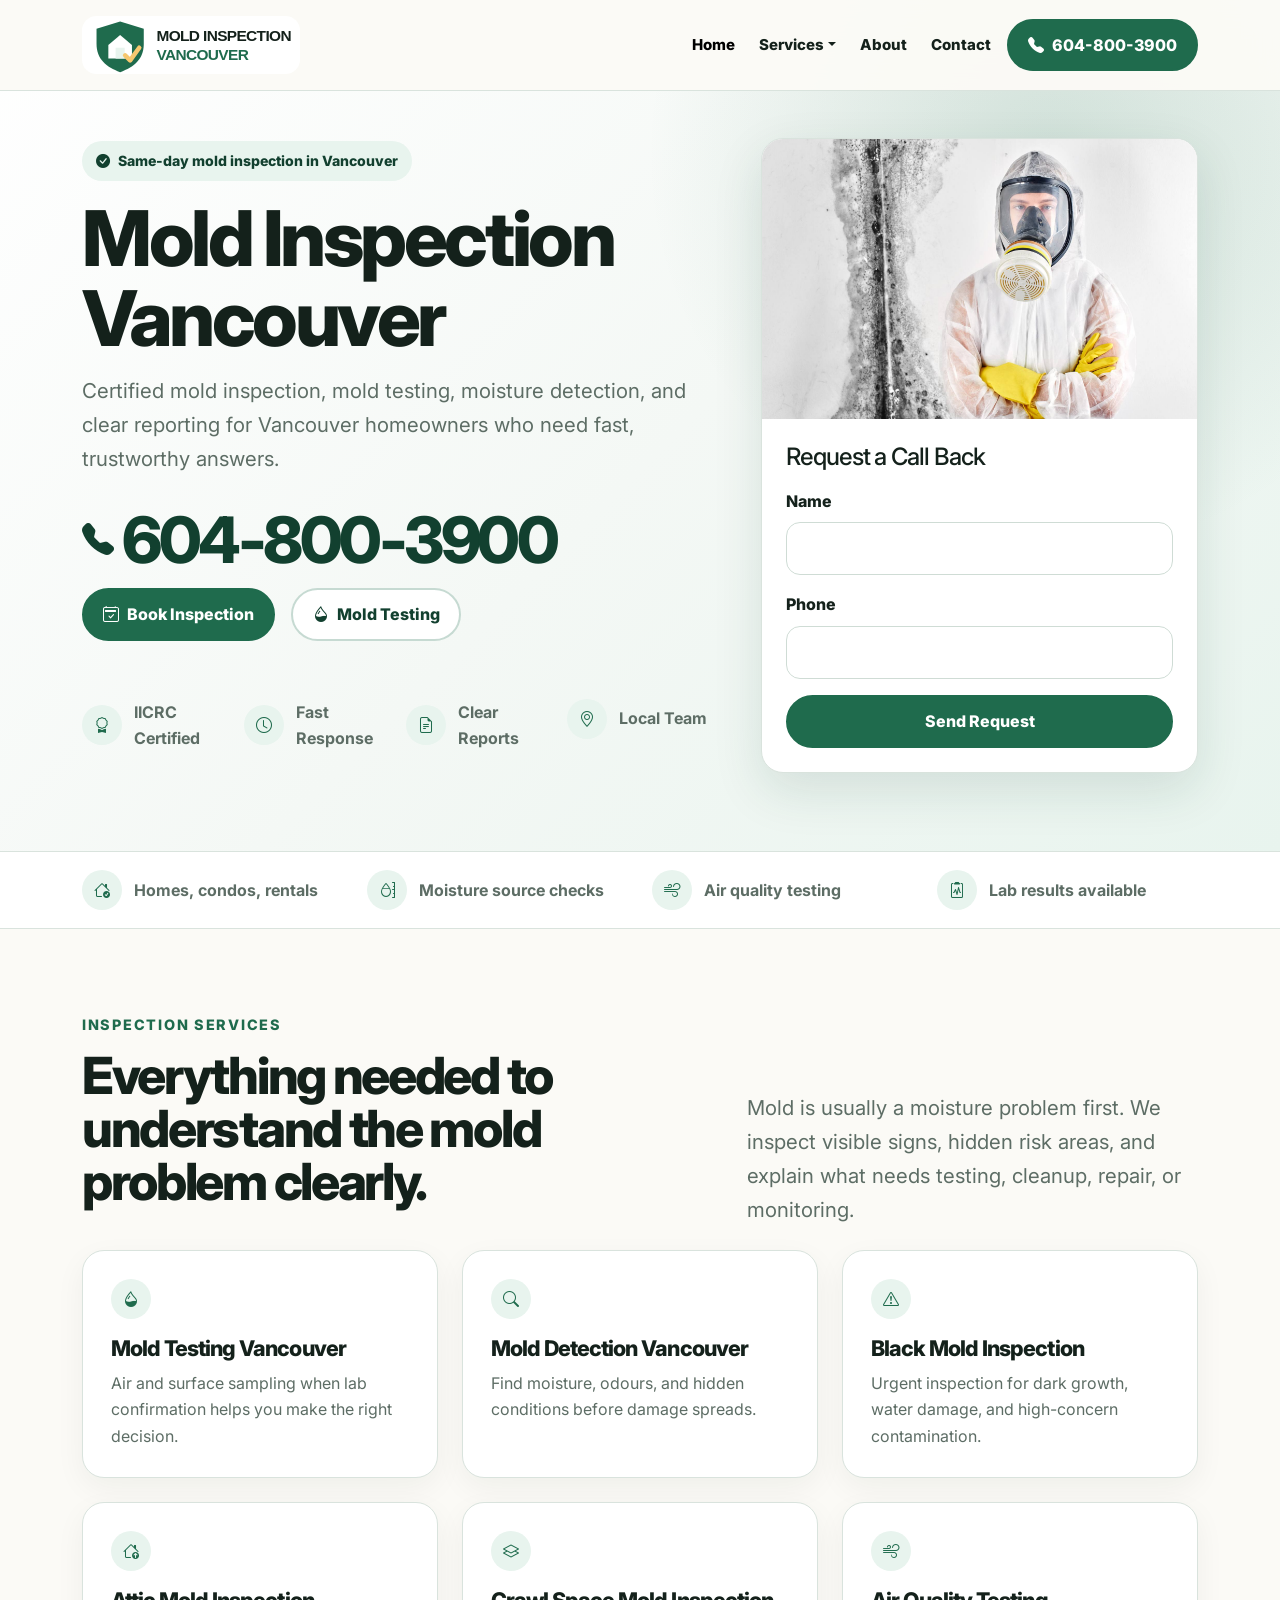
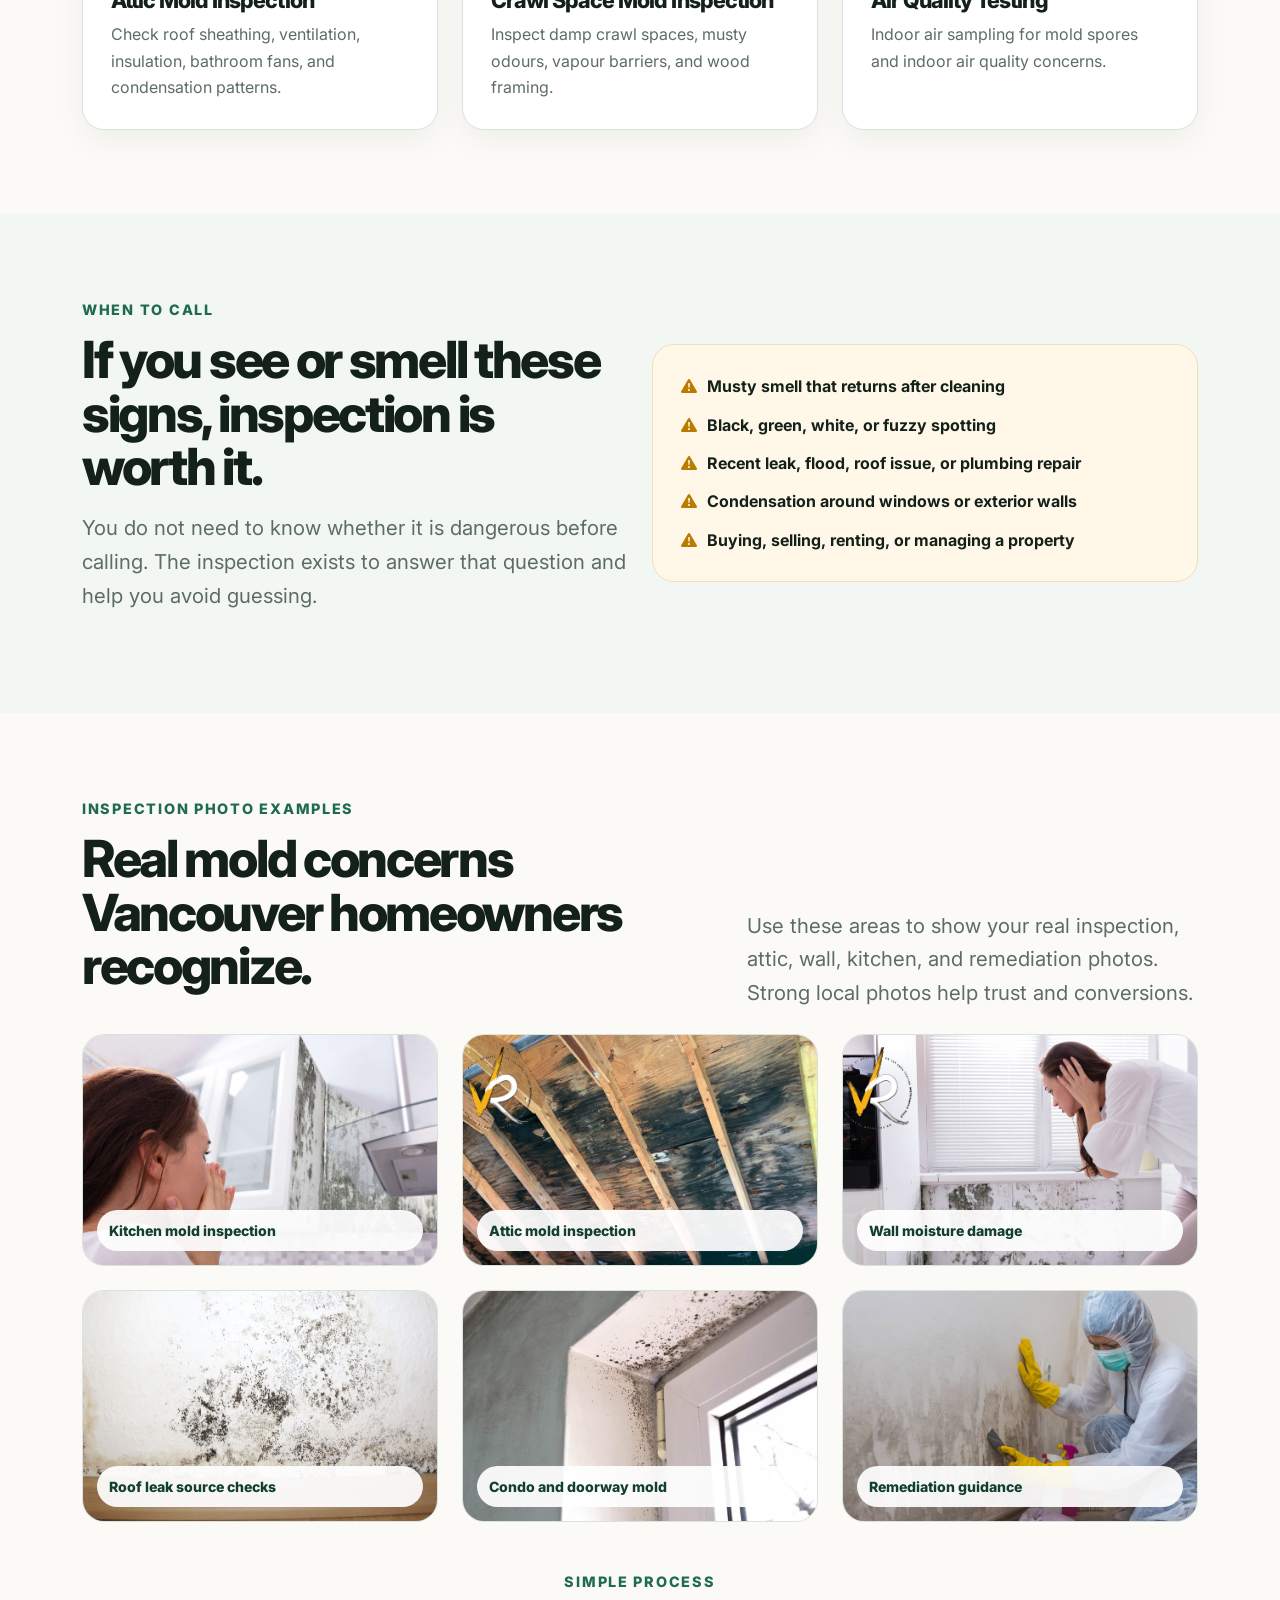
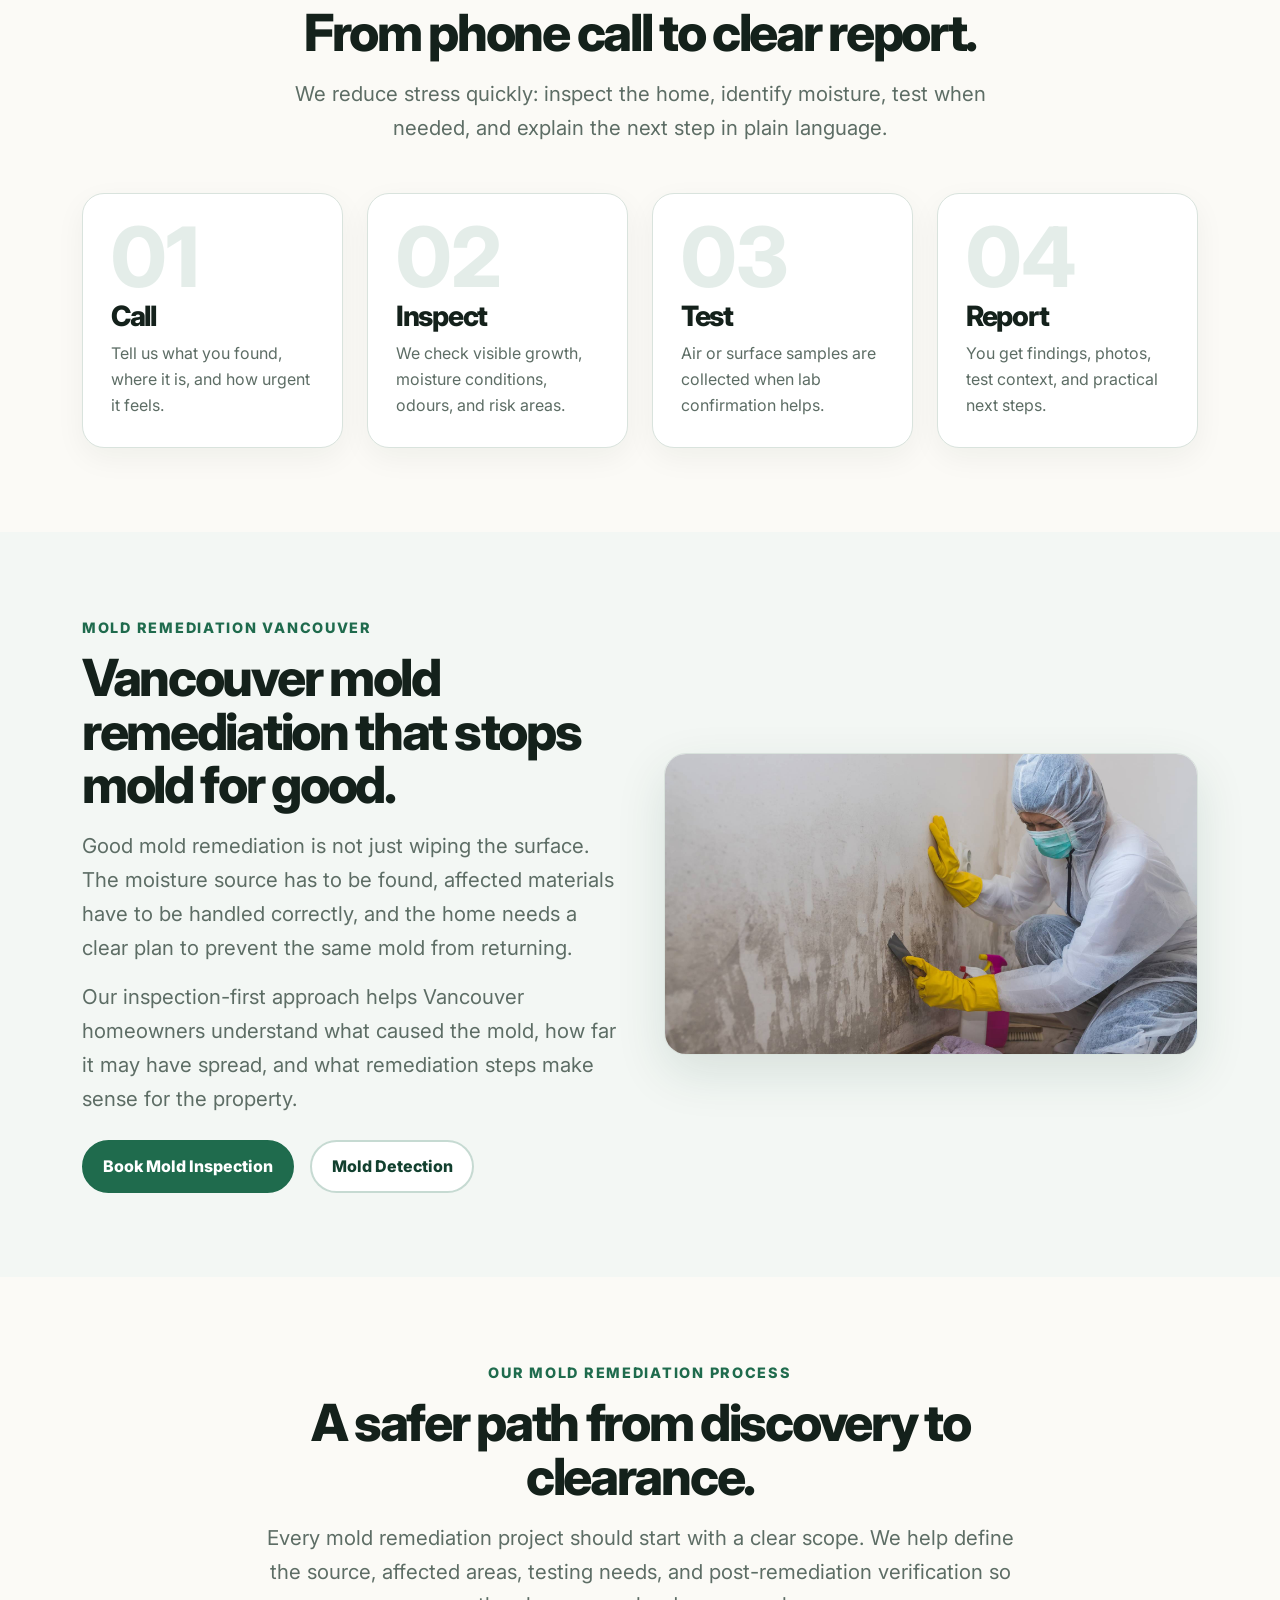
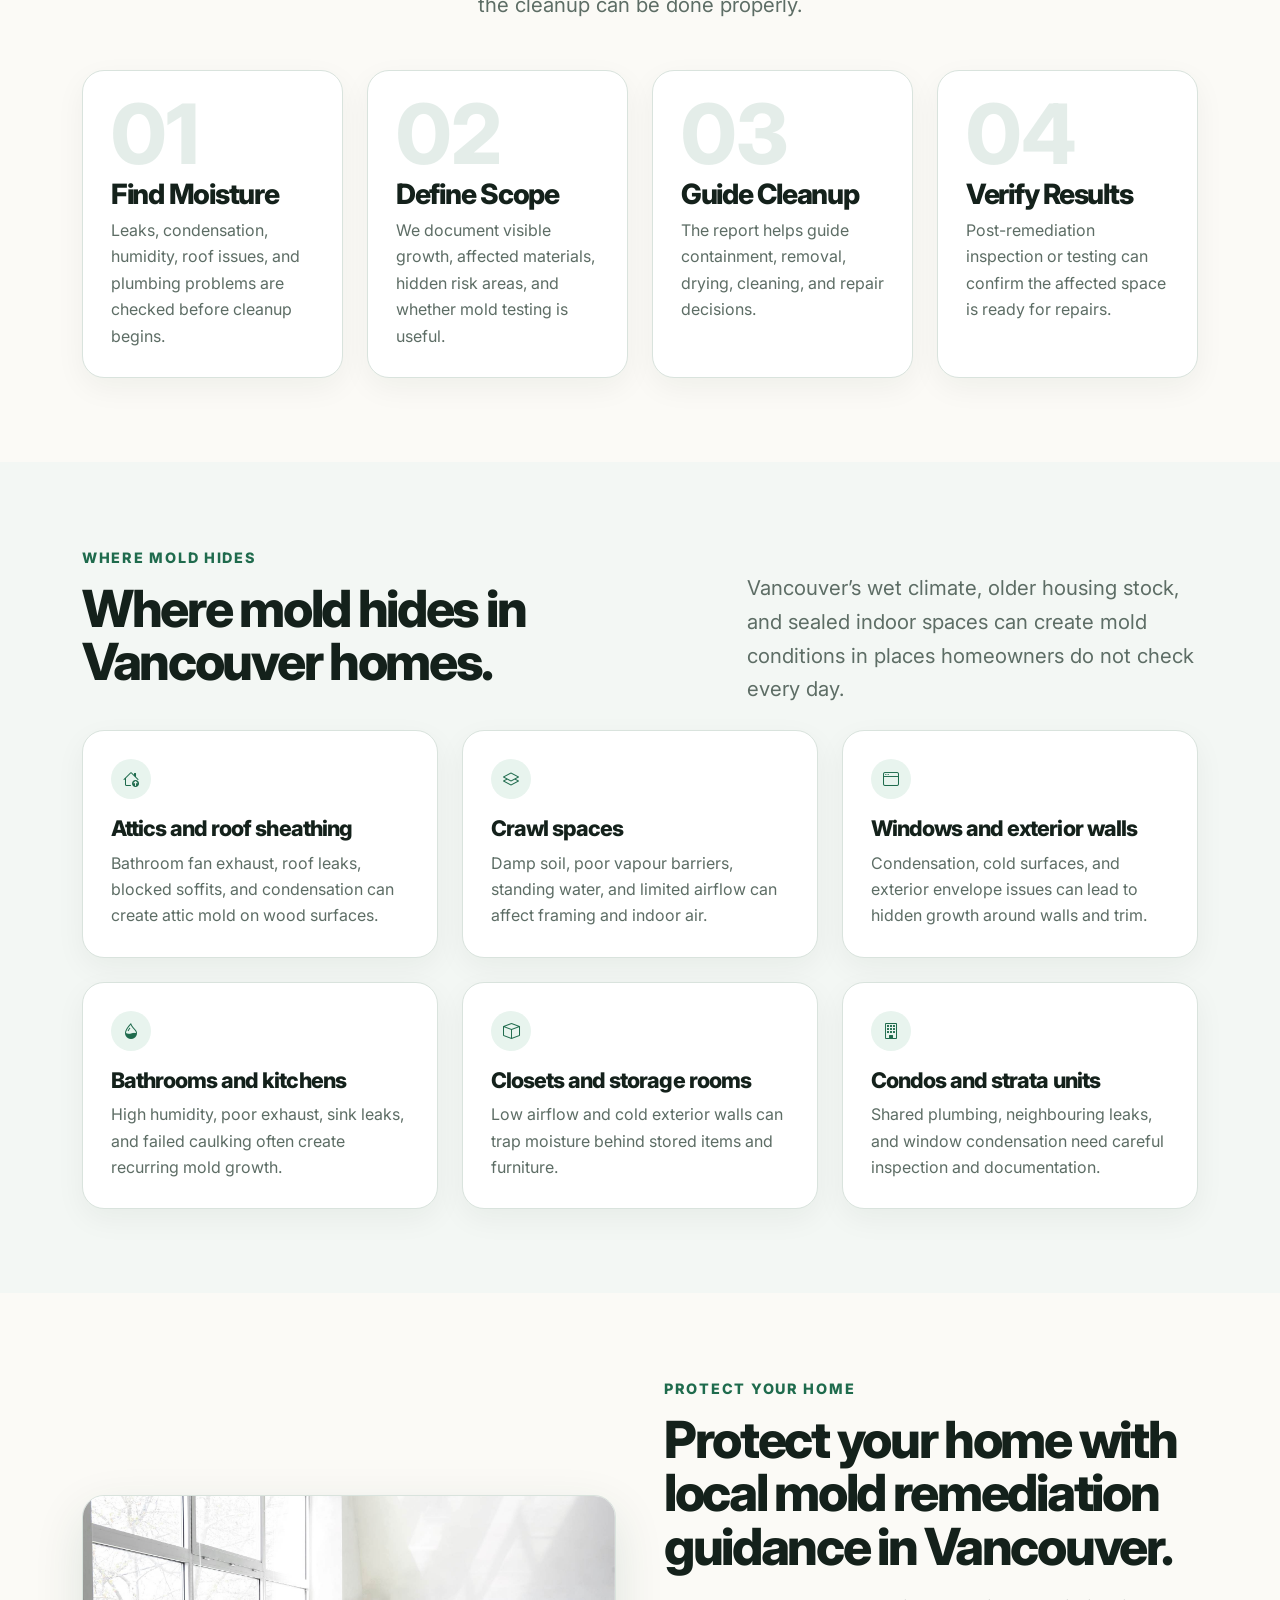
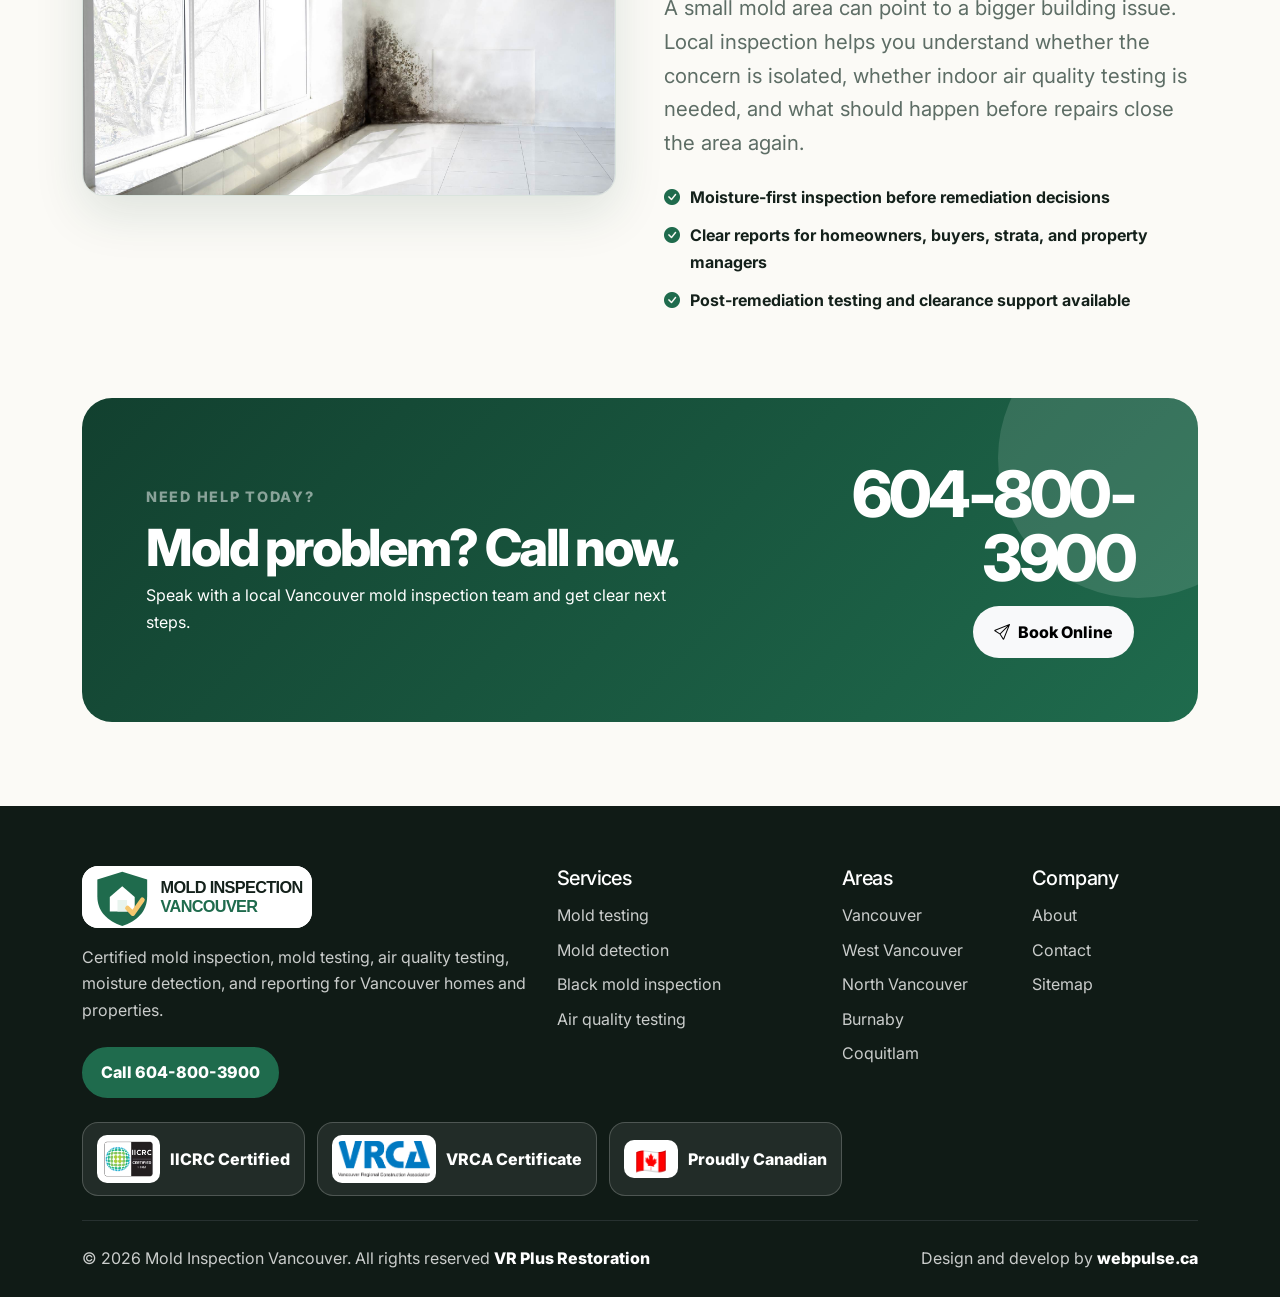
<file: index.html>
<!doctype html>
<html lang="en-CA">
<head>
  <meta charset="utf-8">
  <meta name="viewport" content="width=device-width, initial-scale=1">
  <title>Mold Inspection Vancouver | (604) 800-3900</title>
  <meta name="description" content="Certified mold inspection in Vancouver. Same-day mold testing, moisture detection, air quality testing, thermal imaging, and clear reports. Call 604-800-3900.">
  <meta name="robots" content="index, follow, max-image-preview:large">
  <link rel="canonical" href="https://moldinspectionvancouver.ca/">
  <meta property="og:type" content="website">
  <meta property="og:url" content="https://moldinspectionvancouver.ca/">
  <meta property="og:title" content="Mold Inspection Vancouver | Certified Mold Testing">
  <meta property="og:description" content="Same-day mold inspection, mold testing, and air quality testing for Vancouver homes and properties.">
  <meta property="og:locale" content="en_CA">
  <meta name="twitter:card" content="summary_large_image">
  <meta name="theme-color" content="#1f6b4d">
  <link rel="icon" type="image/png" href="/assets/logo.png">
  <link rel="apple-touch-icon" href="/assets/logo.png">
  <link rel="preconnect" href="https://fonts.googleapis.com">
  <link rel="preconnect" href="https://fonts.gstatic.com" crossorigin>
  <link href="https://fonts.googleapis.com/css2?family=Inter:wght@400;500;600;700;800&display=swap" rel="stylesheet">
  <link href="https://cdn.jsdelivr.net/npm/bootstrap@5.3.3/dist/css/bootstrap.min.css" rel="stylesheet">
  <link href="https://cdn.jsdelivr.net/npm/bootstrap-icons@1.11.3/font/bootstrap-icons.min.css" rel="stylesheet">
  <link rel="stylesheet" href="/style.css">
  <script type="application/ld+json">
    {"@context":"https://schema.org","@type":"LocalBusiness","name":"Mold Inspection Vancouver","url":"https://moldinspectionvancouver.ca/","telephone":"+1-604-800-3900","email":"info@moldinspectionvancouver.ca","address":{"@type":"PostalAddress","streetAddress":"Serving Metro Vancouver","addressLocality":"Vancouver","addressRegion":"BC","addressCountry":"CA"},"areaServed":["Vancouver","West Vancouver","North Vancouver","Burnaby","Coquitlam"],"priceRange":"$$","description":"Certified mold inspection, mold testing, air quality testing, thermal imaging, moisture detection, and post-remediation testing in Vancouver and Metro Vancouver.","openingHoursSpecification":[{"@type":"OpeningHoursSpecification","dayOfWeek":["Monday","Tuesday","Wednesday","Thursday","Friday","Saturday","Sunday"],"opens":"07:00","closes":"21:00"}]}
  </script>
</head>
<body>
  <header>
    <nav class="navbar navbar-expand-lg fixed-top py-3" aria-label="Main navigation">
      <div class="container">
        <a class="navbar-brand" href="/"><img class="site-logo" src="/assets/logo.svg" alt="Mold Inspection Vancouver"></a>
        <button class="navbar-toggler" type="button" data-bs-toggle="collapse" data-bs-target="#mainNav" aria-controls="mainNav" aria-expanded="false" aria-label="Toggle navigation"><span class="navbar-toggler-icon"></span></button>
        <div class="collapse navbar-collapse" id="mainNav">
          <ul class="navbar-nav ms-auto align-items-lg-center gap-lg-2 mt-3 mt-lg-0">
            <li class="nav-item"><a class="nav-link active" href="/">Home</a></li>
            <li class="nav-item dropdown">
              <a class="nav-link dropdown-toggle" href="#" role="button" data-bs-toggle="dropdown" aria-expanded="false">Services</a>
              <ul class="dropdown-menu">
                <li><a class="dropdown-item" href="/mold-testing-vancouver/">Mold Testing</a></li>
                <li><a class="dropdown-item" href="/mold-detection-vancouver/">Mold Detection</a></li>
                <li><a class="dropdown-item" href="/black-mold-inspection-vancouver/">Black Mold Inspection</a></li>
                <li><a class="dropdown-item" href="/attic-mold-inspection-vancouver/">Attic Mold Inspection</a></li>
                <li><a class="dropdown-item" href="/crawl-space-mold-inspection-vancouver/">Crawl Space Mold Inspection</a></li>
                <li><a class="dropdown-item" href="/condo-mold-inspection-vancouver/">Condo Mold Inspection</a></li>
                <li><a class="dropdown-item" href="/commercial-mold-inspection-vancouver/">Commercial Mold Inspection</a></li>
                <li><a class="dropdown-item" href="/air-quality-testing-vancouver/">Air Quality Testing</a></li>
              </ul>
            </li>
            <li class="nav-item"><a class="nav-link" href="/about/">About</a></li>
            <li class="nav-item"><a class="nav-link" href="/contact/">Contact</a></li>
            <li class="nav-item"><a class="btn btn-primary-custom" href="tel:+16048003900"><i class="bi bi-telephone-fill me-2"></i>604-800-3900</a></li>
          </ul>
        </div>
      </div>
    </nav>
  </header>

  <main>
    <section class="hero">
      <div class="container">
        <div class="row align-items-center g-5">
          <div class="col-lg-7">
            <div class="eyebrow"><i class="bi bi-check-circle-fill"></i> Same-day mold inspection in Vancouver</div>
            <h1>Mold Inspection Vancouver</h1>
            <p class="hero-copy mt-3">Certified mold inspection, mold testing, moisture detection, and clear reporting for Vancouver homeowners who need fast, trustworthy answers.</p>
            <a class="hero-phone my-3" href="tel:+16048003900"><i class="bi bi-telephone-fill fs-2"></i>604-800-3900</a>
            <div class="d-grid d-sm-flex gap-3">
              <a class="btn btn-primary-custom" href="/contact/"><i class="bi bi-calendar2-check me-2"></i>Book Inspection</a>
              <a class="btn btn-outline-custom" href="/mold-testing-vancouver/"><i class="bi bi-droplet-half me-2"></i>Mold Testing</a>
            </div>
            <div class="row g-3 mt-4">
              <div class="col-6 col-md-3"><div class="trust-item"><i class="bi bi-award"></i><span>IICRC Certified</span></div></div>
              <div class="col-6 col-md-3"><div class="trust-item"><i class="bi bi-clock"></i><span>Fast Response</span></div></div>
              <div class="col-6 col-md-3"><div class="trust-item"><i class="bi bi-file-earmark-text"></i><span>Clear Reports</span></div></div>
              <div class="col-6 col-md-3"><div class="trust-item"><i class="bi bi-geo-alt"></i><span>Local Team</span></div></div>
            </div>
          </div>
          <div class="col-lg-5">
            <div class="hero-card">
              <img class="service-photo" src="/asset/image/inspecting-mold.jpg" alt="Mold inspector checking a Vancouver home">
              <form class="quick-form contact-form" action="/contact-submit/" method="post" aria-label="Quick inspection request form">
                <h2 class="h4 mb-3">Request a Call Back</h2>
                <label class="form-label" for="quickName">Name</label>
                <input class="form-control mb-3" id="quickName" name="name" autocomplete="name" required>
                <label class="form-label" for="quickPhone">Phone</label>
                <input class="form-control mb-3" id="quickPhone" name="phone" type="tel" autocomplete="tel" required>
                <button class="btn btn-primary-custom w-100" type="submit">Send Request</button>
              </form>
            </div>
          </div>
        </div>
      </div>
    </section>

    <section class="trust-strip" aria-label="Service highlights">
      <div class="container">
        <div class="row">
          <div class="col-md-3"><div class="trust-item"><i class="bi bi-house-check"></i><span>Homes, condos, rentals</span></div></div>
          <div class="col-md-3"><div class="trust-item"><i class="bi bi-moisture"></i><span>Moisture source checks</span></div></div>
          <div class="col-md-3"><div class="trust-item"><i class="bi bi-wind"></i><span>Air quality testing</span></div></div>
          <div class="col-md-3"><div class="trust-item"><i class="bi bi-clipboard2-pulse"></i><span>Lab results available</span></div></div>
        </div>
      </div>
    </section>

    <section class="section-padding">
      <div class="container">
        <div class="row align-items-end mb-4 g-4">
          <div class="col-lg-7">
            <p class="section-kicker">Inspection services</p>
            <h2 class="section-title">Everything needed to understand the mold problem clearly.</h2>
          </div>
          <div class="col-lg-5"><p class="section-text mb-0">Mold is usually a moisture problem first. We inspect visible signs, hidden risk areas, and explain what needs testing, cleanup, repair, or monitoring.</p></div>
        </div>
        <div class="row g-4">
          <div class="col-md-6 col-lg-4"><a class="service-card d-block" href="/mold-testing-vancouver/"><span class="icon-pill"><i class="bi bi-droplet-half"></i></span><h3>Mold Testing Vancouver</h3><p>Air and surface sampling when lab confirmation helps you make the right decision.</p></a></div>
          <div class="col-md-6 col-lg-4"><a class="service-card d-block" href="/mold-detection-vancouver/"><span class="icon-pill"><i class="bi bi-search"></i></span><h3>Mold Detection Vancouver</h3><p>Find moisture, odours, and hidden conditions before damage spreads.</p></a></div>
          <div class="col-md-6 col-lg-4"><a class="service-card d-block" href="/black-mold-inspection-vancouver/"><span class="icon-pill"><i class="bi bi-exclamation-triangle"></i></span><h3>Black Mold Inspection</h3><p>Urgent inspection for dark growth, water damage, and high-concern contamination.</p></a></div>
          <div class="col-md-6 col-lg-4"><a class="service-card d-block" href="/attic-mold-inspection-vancouver/"><span class="icon-pill"><i class="bi bi-house-up"></i></span><h3>Attic Mold Inspection</h3><p>Check roof sheathing, ventilation, insulation, bathroom fans, and condensation patterns.</p></a></div>
          <div class="col-md-6 col-lg-4"><a class="service-card d-block" href="/crawl-space-mold-inspection-vancouver/"><span class="icon-pill"><i class="bi bi-layers"></i></span><h3>Crawl Space Mold Inspection</h3><p>Inspect damp crawl spaces, musty odours, vapour barriers, and wood framing.</p></a></div>
          <div class="col-md-6 col-lg-4"><a class="service-card d-block" href="/air-quality-testing-vancouver/"><span class="icon-pill"><i class="bi bi-wind"></i></span><h3>Air Quality Testing</h3><p>Indoor air sampling for mold spores and indoor air quality concerns.</p></a></div>
        </div>
      </div>
    </section>

    <section class="section-padding soft-section">
      <div class="container">
        <div class="row g-4 align-items-center">
          <div class="col-lg-6">
            <p class="section-kicker">When to call</p>
            <h2 class="section-title">If you see or smell these signs, inspection is worth it.</h2>
            <p class="section-text">You do not need to know whether it is dangerous before calling. The inspection exists to answer that question and help you avoid guessing.</p>
          </div>
          <div class="col-lg-6">
            <div class="warning-box">
              <ul class="warning-list">
                <li><i class="bi bi-exclamation-triangle-fill"></i><span>Musty smell that returns after cleaning</span></li>
                <li><i class="bi bi-exclamation-triangle-fill"></i><span>Black, green, white, or fuzzy spotting</span></li>
                <li><i class="bi bi-exclamation-triangle-fill"></i><span>Recent leak, flood, roof issue, or plumbing repair</span></li>
                <li><i class="bi bi-exclamation-triangle-fill"></i><span>Condensation around windows or exterior walls</span></li>
                <li><i class="bi bi-exclamation-triangle-fill"></i><span>Buying, selling, renting, or managing a property</span></li>
              </ul>
            </div>
          </div>
        </div>
      </div>
    </section>

    <section class="section-padding">
      <div class="container">
        <div class="row align-items-end mb-4 g-4">
          <div class="col-lg-7">
            <p class="section-kicker">Inspection photo examples</p>
            <h2 class="section-title">Real mold concerns Vancouver homeowners recognize.</h2>
          </div>
          <div class="col-lg-5">
            <p class="section-text mb-0">Use these areas to show your real inspection, attic, wall, kitchen, and remediation photos. Strong local photos help trust and conversions.</p>
          </div>
        </div>
        <div class="row g-4 mb-5">
          <div class="col-md-6 col-lg-4"><div class="image-tile"><img src="/asset/image/mold-in-kitchen.jpg" alt="Mold in a Vancouver kitchen"><span>Kitchen mold inspection</span></div></div>
          <div class="col-md-6 col-lg-4"><div class="image-tile"><img src="/asset/image/mold-attic.jpg" alt="Attic mold in a Vancouver home"><span>Attic mold inspection</span></div></div>
          <div class="col-md-6 col-lg-4"><div class="image-tile"><img src="/asset/image/mold-wall.jpg" alt="Mold on an interior wall"><span>Wall moisture damage</span></div></div>
          <div class="col-md-6 col-lg-4"><div class="image-tile"><img src="/asset/image/mold-roof.jpg" alt="Roof leak and mold concern"><span>Roof leak source checks</span></div></div>
          <div class="col-md-6 col-lg-4"><div class="image-tile"><img src="/asset/image/mold-in-corner-door-vancouver.jpg" alt="Mold near a Vancouver door corner"><span>Condo and doorway mold</span></div></div>
          <div class="col-md-6 col-lg-4"><div class="image-tile"><img src="/asset/image/remove-mold.jpg" alt="Mold remediation preparation"><span>Remediation guidance</span></div></div>
        </div>
        <div class="text-center mx-auto mb-5" style="max-width:760px">
          <p class="section-kicker">Simple process</p>
          <h2 class="section-title">From phone call to clear report.</h2>
          <p class="section-text mx-auto">We reduce stress quickly: inspect the home, identify moisture, test when needed, and explain the next step in plain language.</p>
        </div>
        <div class="row g-4">
          <div class="col-md-6 col-lg-3"><article class="step-card"><div class="step-number">01</div><h3>Call</h3><p>Tell us what you found, where it is, and how urgent it feels.</p></article></div>
          <div class="col-md-6 col-lg-3"><article class="step-card"><div class="step-number">02</div><h3>Inspect</h3><p>We check visible growth, moisture conditions, odours, and risk areas.</p></article></div>
          <div class="col-md-6 col-lg-3"><article class="step-card"><div class="step-number">03</div><h3>Test</h3><p>Air or surface samples are collected when lab confirmation helps.</p></article></div>
          <div class="col-md-6 col-lg-3"><article class="step-card"><div class="step-number">04</div><h3>Report</h3><p>You get findings, photos, test context, and practical next steps.</p></article></div>
        </div>
      </div>
    </section>

    <section class="section-padding soft-section">
      <div class="container">
        <div class="row g-5 align-items-center">
          <div class="col-lg-6">
            <p class="section-kicker">Mold remediation Vancouver</p>
            <h2 class="section-title">Vancouver mold remediation that stops mold for good.</h2>
            <p class="section-text">Good mold remediation is not just wiping the surface. The moisture source has to be found, affected materials have to be handled correctly, and the home needs a clear plan to prevent the same mold from returning.</p>
            <p class="section-text">Our inspection-first approach helps Vancouver homeowners understand what caused the mold, how far it may have spread, and what remediation steps make sense for the property.</p>
            <div class="d-grid d-sm-flex gap-3 mt-4">
              <a class="btn btn-primary-custom" href="/contact/">Book Mold Inspection</a>
              <a class="btn btn-outline-custom" href="/mold-detection-vancouver/">Mold Detection</a>
            </div>
          </div>
          <div class="col-lg-6">
            <div class="hero-card">
              <img class="service-photo" src="/asset/image/remove-mold.jpg" alt="Vancouver mold remediation preparation">
            </div>
          </div>
        </div>
      </div>
    </section>

    <section class="section-padding">
      <div class="container">
        <div class="text-center mx-auto mb-5" style="max-width:820px">
          <p class="section-kicker">Our mold remediation process</p>
          <h2 class="section-title">A safer path from discovery to clearance.</h2>
          <p class="section-text mx-auto">Every mold remediation project should start with a clear scope. We help define the source, affected areas, testing needs, and post-remediation verification so the cleanup can be done properly.</p>
        </div>
        <div class="row g-4">
          <div class="col-md-6 col-lg-3"><article class="step-card"><div class="step-number">01</div><h3>Find Moisture</h3><p>Leaks, condensation, humidity, roof issues, and plumbing problems are checked before cleanup begins.</p></article></div>
          <div class="col-md-6 col-lg-3"><article class="step-card"><div class="step-number">02</div><h3>Define Scope</h3><p>We document visible growth, affected materials, hidden risk areas, and whether mold testing is useful.</p></article></div>
          <div class="col-md-6 col-lg-3"><article class="step-card"><div class="step-number">03</div><h3>Guide Cleanup</h3><p>The report helps guide containment, removal, drying, cleaning, and repair decisions.</p></article></div>
          <div class="col-md-6 col-lg-3"><article class="step-card"><div class="step-number">04</div><h3>Verify Results</h3><p>Post-remediation inspection or testing can confirm the affected space is ready for repairs.</p></article></div>
        </div>
      </div>
    </section>

    <section class="section-padding soft-section">
      <div class="container">
        <div class="row align-items-end mb-4 g-4">
          <div class="col-lg-7">
            <p class="section-kicker">Where mold hides</p>
            <h2 class="section-title">Where mold hides in Vancouver homes.</h2>
          </div>
          <div class="col-lg-5">
            <p class="section-text mb-0">Vancouver’s wet climate, older housing stock, and sealed indoor spaces can create mold conditions in places homeowners do not check every day.</p>
          </div>
        </div>
        <div class="row g-4">
          <div class="col-md-6 col-lg-4"><article class="service-card"><span class="icon-pill"><i class="bi bi-house-up"></i></span><h3>Attics and roof sheathing</h3><p>Bathroom fan exhaust, roof leaks, blocked soffits, and condensation can create attic mold on wood surfaces.</p></article></div>
          <div class="col-md-6 col-lg-4"><article class="service-card"><span class="icon-pill"><i class="bi bi-layers"></i></span><h3>Crawl spaces</h3><p>Damp soil, poor vapour barriers, standing water, and limited airflow can affect framing and indoor air.</p></article></div>
          <div class="col-md-6 col-lg-4"><article class="service-card"><span class="icon-pill"><i class="bi bi-window"></i></span><h3>Windows and exterior walls</h3><p>Condensation, cold surfaces, and exterior envelope issues can lead to hidden growth around walls and trim.</p></article></div>
          <div class="col-md-6 col-lg-4"><article class="service-card"><span class="icon-pill"><i class="bi bi-droplet-half"></i></span><h3>Bathrooms and kitchens</h3><p>High humidity, poor exhaust, sink leaks, and failed caulking often create recurring mold growth.</p></article></div>
          <div class="col-md-6 col-lg-4"><article class="service-card"><span class="icon-pill"><i class="bi bi-box"></i></span><h3>Closets and storage rooms</h3><p>Low airflow and cold exterior walls can trap moisture behind stored items and furniture.</p></article></div>
          <div class="col-md-6 col-lg-4"><article class="service-card"><span class="icon-pill"><i class="bi bi-building"></i></span><h3>Condos and strata units</h3><p>Shared plumbing, neighbouring leaks, and window condensation need careful inspection and documentation.</p></article></div>
        </div>
      </div>
    </section>

    <section class="section-padding">
      <div class="container">
        <div class="row g-5 align-items-center">
          <div class="col-lg-6 order-lg-2">
            <p class="section-kicker">Protect your home</p>
            <h2 class="section-title">Protect your home with local mold remediation guidance in Vancouver.</h2>
            <p class="section-text">A small mold area can point to a bigger building issue. Local inspection helps you understand whether the concern is isolated, whether indoor air quality testing is needed, and what should happen before repairs close the area again.</p>
            <ul class="check-list mt-4">
              <li><i class="bi bi-check-circle-fill"></i><span>Moisture-first inspection before remediation decisions</span></li>
              <li><i class="bi bi-check-circle-fill"></i><span>Clear reports for homeowners, buyers, strata, and property managers</span></li>
              <li><i class="bi bi-check-circle-fill"></i><span>Post-remediation testing and clearance support available</span></li>
            </ul>
          </div>
          <div class="col-lg-6 order-lg-1">
            <div class="hero-card">
              <img class="service-photo" src="/asset/image/mold-house.jpg" alt="Local Vancouver home mold inspection and remediation guidance">
            </div>
          </div>
        </div>
      </div>
    </section>

    <section class="section-padding pt-0">
      <div class="container">
        <div class="cta-panel">
          <div class="row align-items-center g-4">
            <div class="col-lg-7"><p class="section-kicker text-white-50">Need help today?</p><h2 class="section-title text-white mb-2">Mold problem? Call now.</h2><p class="mb-0">Speak with a local Vancouver mold inspection team and get clear next steps.</p></div>
            <div class="col-lg-5 text-lg-end"><a class="big-call" href="tel:+16048003900">604-800-3900</a><div class="mt-3"><a class="btn btn-light" href="/contact/"><i class="bi bi-send me-2"></i>Book Online</a></div></div>
          </div>
        </div>
      </div>
    </section>
  </main>

  <footer class="footer">
    <div class="container">
      <div class="row g-4">
        <div class="col-lg-5"><img class="footer-logo mb-3" src="/assets/logo.svg" alt="Mold Inspection Vancouver"><p>Certified mold inspection, mold testing, air quality testing, moisture detection, and reporting for Vancouver homes and properties.</p><a class="btn btn-primary-custom mt-2" href="tel:+16048003900">Call 604-800-3900</a></div>
        <div class="col-6 col-lg-3"><h3 class="h5">Services</h3><a href="/mold-testing-vancouver/">Mold testing</a><br><a href="/mold-detection-vancouver/">Mold detection</a><br><a href="/black-mold-inspection-vancouver/">Black mold inspection</a><br><a href="/air-quality-testing-vancouver/">Air quality testing</a></div>
        <div class="col-6 col-lg-2"><h3 class="h5">Areas</h3><a href="/">Vancouver</a><br><a href="/">West Vancouver</a><br><a href="/">North Vancouver</a><br><a href="/">Burnaby</a><br><a href="/">Coquitlam</a></div>
        <div class="col-lg-2"><h3 class="h5">Company</h3><a href="/about/">About</a><br><a href="/contact/">Contact</a><br><a href="/sitemap.xml">Sitemap</a></div>
      </div>
      <div class="credential-strip" aria-label="Certifications and Canadian business badges"><div class="credential-card"><img src="/asset/image/IICRCLogo-certificate.avif" alt="IICRC certified logo"><span>IICRC Certified</span></div><div class="credential-card"><img src="/asset/image/VRCALogo-certificate.png" alt="VRCA certificate logo"><span>VRCA Certificate</span></div><div class="credential-card"><span class="canada-flag" aria-hidden="true">🇨🇦</span><span>Proudly Canadian</span></div></div><hr class="border-secondary my-4"><div class="footer-meta"><span>&copy; 2026 Mold Inspection Vancouver. All rights reserved <a href="https://vrrestoration.ca/en" target="_blank" rel="noopener">VR Plus Restoration</a></span><span>Design and develop by <a href="https://webpulse.ca" target="_blank" rel="noopener">webpulse.ca</a></span></div>
    </div>
  </footer>
  <div class="mobile-call-bar"><a class="btn btn-primary-custom" href="tel:+16048003900"><i class="bi bi-telephone-fill me-2"></i>Call 604-800-3900</a></div>
  <script src="https://cdn.jsdelivr.net/npm/bootstrap@5.3.3/dist/js/bootstrap.bundle.min.js"></script>
  <script>const navbar=document.querySelector(".navbar");function updateNavbar(){navbar.classList.toggle("scrolled",window.scrollY>12)}updateNavbar();window.addEventListener("scroll",updateNavbar,{passive:true});</script>
  <script src="/recaptcha-config/"></script>
  <script src="/site.js"></script>
</body>
</html>
</file>
<file: style.css>
:root {
  --green: #1f6b4d;
  --green-dark: #12402f;
  --mint: #e8f4ee;
  --cream: #fbfaf6;
  --ink: #14211b;
  --muted: #5d6d65;
  --line: #d9e3dd;
  --soft: #f3f7f4;
  --gold: #d89c1f;
  --radius: 22px;
  --shadow: 0 18px 50px rgba(18, 64, 47, .12);
}

* { box-sizing: border-box; }
html {
  scroll-behavior: smooth;
  max-width: 100%;
  overflow-x: hidden;
}
body {
  margin: 0;
  font-family: "Inter", Arial, sans-serif;
  color: var(--ink);
  background: var(--cream);
  line-height: 1.65;
  max-width: 100%;
  overflow-x: hidden;
}
img { max-width: 100%; height: auto; }
main, section, .container, .row, [class*="col-"] {
  min-width: 0;
}
a { color: var(--green); text-decoration: none; }
a:hover { color: var(--green-dark); }
:focus-visible { outline: 3px solid rgba(31, 107, 77, .35); outline-offset: 3px; }

.navbar {
  background: rgba(251, 250, 246, .96);
  border-bottom: 1px solid var(--line);
  backdrop-filter: blur(16px);
  transition: box-shadow 180ms ease;
}
.navbar.scrolled { box-shadow: 0 10px 30px rgba(20, 33, 27, .08); }
.navbar-brand {
  display: inline-flex;
  align-items: center;
  max-width: 260px;
  padding: 0;
}
.site-logo {
  width: 220px;
  max-width: 52vw;
  height: 58px;
  object-fit: contain;
  object-position: left center;
  display: block;
}
.nav-link { color: var(--ink); font-weight: 800; font-size: .94rem; }
.nav-link:hover, .nav-link.active { color: var(--green); }
.dropdown-menu {
  border: 1px solid var(--line);
  border-radius: 18px;
  box-shadow: var(--shadow);
  padding: 10px;
}
.dropdown-item { border-radius: 12px; font-weight: 700; color: var(--ink); }
.dropdown-item:hover { background: var(--mint); color: var(--green-dark); }

.btn {
  border-radius: 999px;
  font-weight: 800;
  min-height: 48px;
  padding: .78rem 1.2rem;
  border: 2px solid transparent;
}
.btn-primary-custom { background: var(--green); border-color: var(--green); color: #fff; }
.btn-primary-custom:hover, .btn-primary-custom:focus { background: var(--green-dark); border-color: var(--green-dark); color: #fff; }
.btn-outline-custom { color: var(--green-dark); background: #fff; border-color: rgba(31, 107, 77, .25); }
.btn-outline-custom:hover, .btn-outline-custom:focus { color: #fff; background: var(--green); border-color: var(--green); }

.hero {
  position: relative;
  overflow: hidden;
  padding: 138px 0 78px;
  background:
    radial-gradient(circle at 82% 18%, rgba(31, 107, 77, .16), transparent 32%),
    linear-gradient(135deg, #fff 0%, #f4f8f5 52%, #e8f4ee 100%);
}
.page-hero { padding: 132px 0 62px; }
.eyebrow {
  display: inline-flex;
  align-items: center;
  gap: 8px;
  padding: 8px 14px;
  border-radius: 999px;
  color: var(--green-dark);
  background: var(--mint);
  font-weight: 800;
  font-size: .88rem;
  margin-bottom: 18px;
}
h1, h2, h3, h4 {
  color: var(--ink);
  font-weight: 800;
  letter-spacing: -.045em;
  line-height: 1.04;
}
h1 { font-size: clamp(2.55rem, 6vw, 5.7rem); max-width: 900px; }
.section-title { font-size: clamp(2rem, 4vw, 3.7rem); margin-bottom: 18px; }
.hero-copy, .section-text { color: var(--muted); font-size: clamp(1.05rem, 2.2vw, 1.28rem); }
.hero-copy { max-width: 720px; }
.section-text { max-width: 760px; }
.hero-phone, .big-call {
  display: inline-flex;
  align-items: center;
  flex-wrap: wrap;
  gap: 12px;
  color: var(--green-dark);
  font-size: clamp(2rem, 6vw, 4rem);
  font-weight: 800;
  letter-spacing: -.055em;
  line-height: 1;
  max-width: 100%;
  overflow-wrap: anywhere;
}

.hero-card, .service-card, .plain-card, .review-card, .area-card, .step-card, .contact-card {
  background: #fff;
  border: 1px solid var(--line);
  border-radius: var(--radius);
  box-shadow: 0 10px 30px rgba(20, 33, 27, .05);
  height: 100%;
}
.hero-card { overflow: hidden; box-shadow: var(--shadow); }
#hero-card { scroll-margin-top: 120px; }
.photo-placeholder {
  min-height: 390px;
  background:
    linear-gradient(rgba(18, 64, 47, .16), rgba(18, 64, 47, .16)),
    radial-gradient(circle at 30% 25%, rgba(255, 255, 255, .9) 0 8%, transparent 9%),
    radial-gradient(circle at 70% 42%, rgba(255, 255, 255, .55) 0 5%, transparent 6%),
    linear-gradient(135deg, #b9d4c6, #6f9883 45%, #294f3c);
  position: relative;
}
.photo-placeholder::after {
  content: "Add your photo here";
  position: absolute;
  left: 22px;
  bottom: 22px;
  padding: 10px 14px;
  border-radius: 999px;
  background: rgba(255, 255, 255, .92);
  color: var(--green-dark);
  font-weight: 800;
  font-size: .88rem;
}
.service-photo {
  width: 100%;
  min-height: 280px;
  max-height: 430px;
  object-fit: cover;
  display: block;
}
.quick-form { padding: 24px; }
.trust-strip { background: #fff; border-block: 1px solid var(--line); }
.trust-item {
  display: flex;
  align-items: center;
  gap: 12px;
  padding: 18px 0;
  color: var(--muted);
  font-weight: 700;
}
.trust-item i, .icon-pill {
  color: var(--green);
  background: var(--mint);
  border-radius: 999px;
  width: 40px;
  height: 40px;
  display: inline-grid;
  place-items: center;
  flex: 0 0 auto;
}

.section-padding { padding: 84px 0; }
.soft-section { background: var(--soft); }
.section-kicker {
  color: var(--green);
  font-size: .9rem;
  font-weight: 800;
  text-transform: uppercase;
  letter-spacing: .12em;
  margin-bottom: 12px;
}
.service-card, .plain-card, .review-card, .step-card { padding: 28px; }
.service-card { transition: transform 180ms ease, border-color 180ms ease, box-shadow 180ms ease; }
.service-card:hover { transform: translateY(-4px); border-color: rgba(31, 107, 77, .35); box-shadow: var(--shadow); }
.service-card h3 { font-size: 1.35rem; margin: 18px 0 10px; }
.service-card p, .plain-card p, .review-card p, .step-card p { color: var(--muted); margin-bottom: 0; }
.step-number {
  color: rgba(31, 107, 77, .12);
  font-size: 5.2rem;
  font-weight: 800;
  line-height: .85;
  margin-bottom: 10px;
}
.area-card {
  padding: 22px 14px;
  text-align: center;
  font-weight: 800;
  color: var(--green-dark);
}
.stars { color: var(--gold); font-weight: 800; letter-spacing: .04em; margin-bottom: 16px; }
.warning-box {
  background: #fff7e7;
  border: 1px solid #f0debd;
  border-radius: var(--radius);
  padding: 28px;
}
.check-list, .warning-list { display: grid; gap: 12px; margin: 0; padding: 0; list-style: none; }
.check-list li, .warning-list li { display: flex; gap: 10px; font-weight: 700; }
.check-list i { color: var(--green); }
.warning-list i { color: #ba7c00; }

.cta-panel {
  background: linear-gradient(135deg, var(--green-dark), var(--green));
  color: #fff;
  border-radius: 30px;
  padding: clamp(32px, 6vw, 64px);
  overflow: hidden;
  position: relative;
}
.cta-panel::after {
  content: "";
  position: absolute;
  width: 280px;
  height: 280px;
  right: -80px;
  top: -80px;
  border-radius: 50%;
  background: rgba(255, 255, 255, .12);
}
.cta-panel h2, .cta-panel p, .cta-panel a { position: relative; z-index: 1; }
.cta-panel h2, .cta-panel p, .cta-panel .big-call { color: #fff; }

.accordion-item {
  border: 1px solid var(--line);
  border-radius: 18px !important;
  overflow: hidden;
  margin-bottom: 12px;
  background: #fff;
}
.accordion-button {
  min-height: 64px;
  font-weight: 800;
  color: var(--ink);
  background: #fff;
  box-shadow: none;
}
.accordion-button:not(.collapsed) { color: var(--green-dark); background: var(--mint); box-shadow: none; }
.accordion-body { color: var(--muted); padding-top: 0; }

.contact-card { box-shadow: var(--shadow); padding: clamp(24px, 4vw, 38px); }
.form-label { font-weight: 800; color: var(--ink); }
.form-control, .form-select {
  min-height: 52px;
  border: 1px solid #cfdcd5;
  border-radius: 14px;
  padding: .85rem 1rem;
}
.form-control:focus, .form-select:focus {
  border-color: var(--green);
  box-shadow: 0 0 0 .22rem rgba(31, 107, 77, .16);
}
.hp-field {
  position: absolute;
  width: 1px;
  height: 1px;
  margin: -1px;
  padding: 0;
  border: 0;
  clip: rect(0 0 0 0);
  clip-path: inset(50%);
  overflow: hidden;
  white-space: nowrap;
  opacity: 0;
  pointer-events: none;
}
.form-status {
  border-radius: 18px;
  margin: 112px auto -72px;
  padding: 18px 22px;
  font-weight: 800;
  max-width: 1140px;
}
.form-status-success {
  color: #0f3b29;
  background: #dff4e8;
  border: 1px solid rgba(31, 107, 77, .28);
}
.form-status-error {
  color: #6d1f1f;
  background: #fde8e8;
  border: 1px solid rgba(160, 40, 40, .24);
}
.form-status-inline {
  margin: 0 0 18px;
  max-width: none;
}
.image-tile {
  position: relative;
  overflow: hidden;
  border-radius: var(--radius);
  border: 1px solid var(--line);
  background: #fff;
  min-height: 230px;
}
.image-tile img {
  width: 100%;
  height: 100%;
  min-height: 230px;
  object-fit: cover;
  display: block;
}
.image-tile span {
  position: absolute;
  left: 14px;
  right: 14px;
  bottom: 14px;
  padding: 9px 12px;
  border-radius: 999px;
  background: rgba(255, 255, 255, .92);
  color: var(--green-dark);
  font-weight: 800;
  font-size: .88rem;
}
.contact-line {
  display: flex;
  gap: 14px;
  align-items: flex-start;
  padding: 18px 0;
  border-bottom: 1px solid var(--line);
}

.footer {
  background: #101b16;
  color: rgba(255, 255, 255, .78);
  padding: 60px 0 26px;
}
.footer h2, .footer h3 { color: #fff; letter-spacing: -.03em; }
.footer a { color: rgba(255, 255, 255, .78); display: inline-block; padding: 4px 0; }
.footer a:hover { color: #fff; }
.footer-logo { width: 230px; background: #fff; border-radius: 16px; }
.footer .btn-primary-custom {
  color: #fff;
  padding: .72rem 1.05rem;
  width: auto;
  display: inline-flex;
  align-items: center;
  justify-content: center;
}
.footer-meta {
  display: flex;
  flex-wrap: wrap;
  justify-content: space-between;
  gap: 12px 24px;
  color: rgba(255, 255, 255, .78);
}
.footer-meta a {
  color: #fff;
  font-weight: 800;
  padding: 0;
}
.credential-strip {
  display: flex;
  flex-wrap: wrap;
  align-items: center;
  gap: 12px;
  margin: 24px 0 6px;
}
.credential-card {
  min-height: 74px;
  display: inline-flex;
  align-items: center;
  gap: 10px;
  padding: 10px 14px;
  border: 1px solid rgba(255, 255, 255, .2);
  border-radius: 16px;
  background: rgba(255, 255, 255, .08);
  color: #fff;
  font-weight: 800;
}
.credential-card img {
  max-width: 112px;
  max-height: 48px;
  object-fit: contain;
  background: #fff;
  border-radius: 10px;
  padding: 6px;
}
.canada-flag {
  width: 54px;
  height: 38px;
  display: inline-grid;
  place-items: center;
  border-radius: 10px;
  background: #fff;
  font-size: 1.6rem;
}
.mobile-call-bar { display: none; }

@media (max-width: 991.98px) {
  .hero, .page-hero { padding-top: 110px; }
  .site-logo { width: 188px; height: 50px; }
  .photo-placeholder { min-height: 280px; }
}
@media (max-width: 767.98px) {
  body { padding-bottom: 76px; }
  .hero, .page-hero { padding: 102px 0 52px; }
  h1, .section-title { overflow-wrap: anywhere; }
  .hero-phone, .big-call {
    font-size: clamp(1.75rem, 9vw, 2.45rem);
    letter-spacing: -.035em;
  }
  .btn { width: 100%; }
  .section-padding { padding: 58px 0; }
  .trust-item { padding: 12px 0; }
  .quick-form { padding: 20px; }
  .mobile-call-bar {
    position: fixed;
    left: 0;
    right: 0;
    bottom: 0;
    z-index: 1040;
    display: block;
    padding: 10px;
    background: rgba(251, 250, 246, .94);
    border-top: 1px solid var(--line);
    backdrop-filter: blur(12px);
  }
  .mobile-call-bar .btn { font-size: 1.05rem; }
}
</file>
